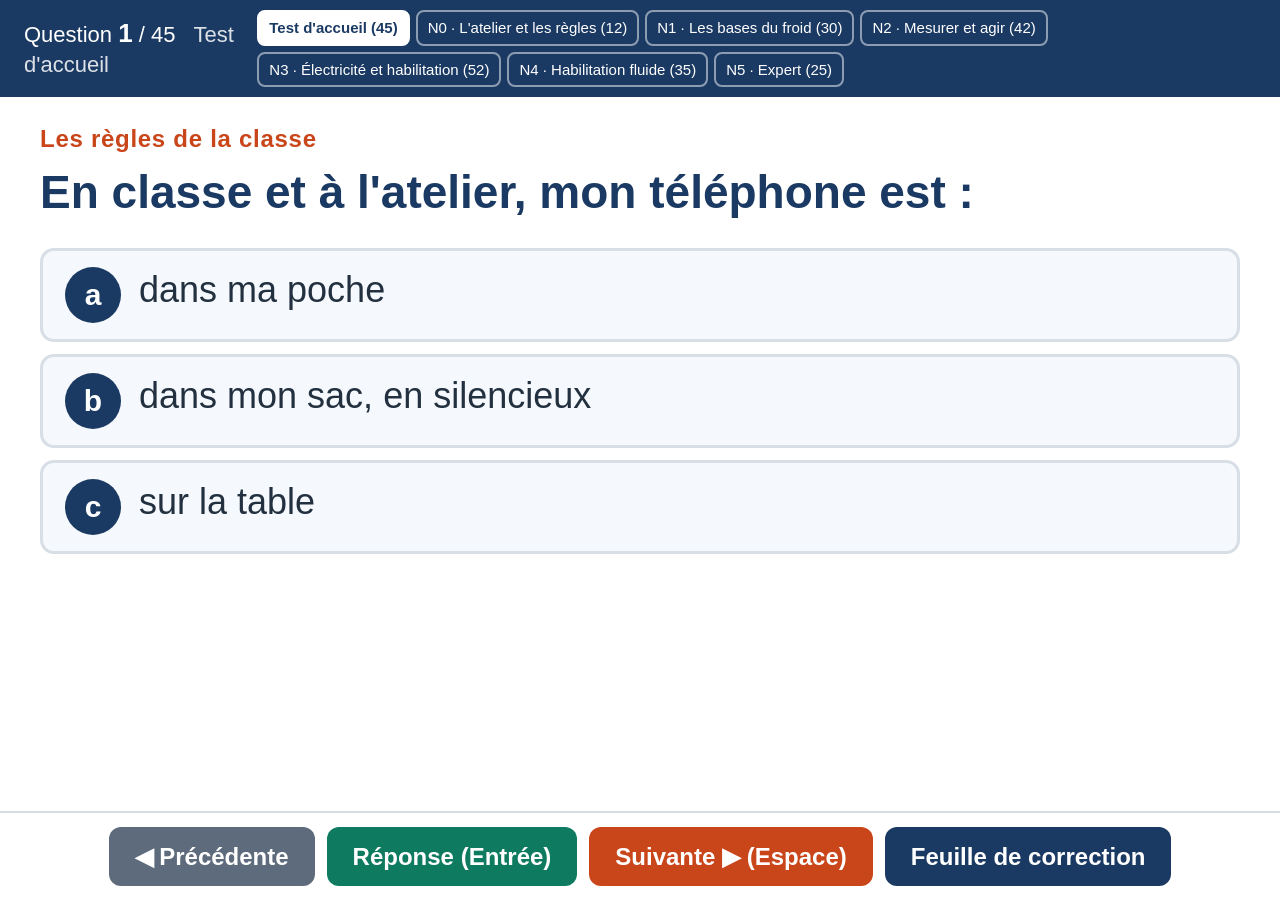
<file: questions-au-tableau.html>
<!doctype html>
<html lang="fr">
<meta charset="utf-8">
<meta name="viewport" content="width=device-width, initial-scale=1">
<meta name="robots" content="noindex, nofollow">
<title>Projeter les questions, une à une</title>
<style>
  :root{--bleu:#1b3a63; --orange:#c9451a; --vert:#0e7a5f; --rouge:#b3261e; --encre:#22303f; --gris:#5d6b7c; --filet:#d8dee6; --doux:#f5f8fc}
  *{box-sizing:border-box}
  body{margin:0; background:#fff; color:var(--encre); font-family:Calibri,'Segoe UI',Arial,sans-serif; line-height:1.3}
  header{display:flex; justify-content:space-between; align-items:center; gap:16px; padding:10px 24px; background:var(--bleu); color:#fff; font-size:22px}
  header b{font-size:26px}
  header .src{display:flex; gap:6px; flex-wrap:wrap}
  header .src button{font:inherit; font-size:15px; padding:6px 10px; border-radius:8px; border:2px solid rgba(255,255,255,.5); background:transparent; color:#fff; cursor:pointer}
  header .src button.on{background:#fff; color:var(--bleu); border-color:#fff; font-weight:bold}
  main{max-width:1500px; margin:0 auto; padding:26px 40px 120px}
  .bloc{font-family:'Trebuchet MS',sans-serif; font-weight:bold; color:var(--orange); font-size:24px; letter-spacing:.03em; margin:0 0 10px}
  .q{font-size:46px; font-weight:bold; line-height:1.25; margin:0 0 26px; color:var(--bleu)}
  .rep{display:flex; align-items:flex-start; gap:18px; font-size:36px; line-height:1.3; padding:16px 22px; margin:12px 0; border:3px solid var(--filet); border-radius:14px; background:var(--doux)}
  .rep .l{flex:none; width:56px; height:56px; border-radius:50%; background:var(--bleu); color:#fff; display:flex; align-items:center; justify-content:center; font-weight:bold; font-family:'Trebuchet MS',sans-serif; font-size:30px}
  .rep.juste{border-color:var(--vert); background:#e6f6ef}
  .rep.juste .l{background:var(--vert)}
  .rep.faux{opacity:.5}
  .expl{margin:26px 0 0; padding:18px 24px; border-left:10px solid var(--vert); background:#f2faf7; font-size:30px; line-height:1.35}
  .expl b{color:var(--vert); font-family:'Trebuchet MS',sans-serif}
  .barre{position:fixed; left:0; right:0; bottom:0; display:flex; gap:12px; justify-content:center; padding:14px; background:#fff; border-top:2px solid var(--filet)}
  .barre button{font:inherit; font-size:24px; font-weight:bold; padding:14px 26px; border-radius:12px; border:none; cursor:pointer; color:#fff; background:var(--bleu); min-width:190px}
  .barre button.o{background:var(--orange)} .barre button.v{background:var(--vert)} .barre button.g{background:var(--gris)}
  .aide{font-size:16px; color:var(--gris); text-align:center; margin-top:8px}
  table{border-collapse:collapse; font-size:26px; margin:10px 0}
  td,th{border:1px solid var(--filet); padding:8px 16px; text-align:center}
  th{background:var(--doux); color:var(--bleu)}
  .corr td:first-child{font-weight:bold; color:var(--bleu)}
  [hidden]{display:none!important}
</style>
<header>
  <div>Question <b id="num">–</b> / <span id="total">–</span> <span id="theme" style="opacity:.85; margin-left:12px"></span></div>
  <div class="src" id="sources"></div>
</header>
<main>
  <p class="bloc" id="bloc"></p>
  <p class="q" id="question">Chargement des questions…</p>
  <div id="reponses"></div>
  <div class="expl" id="expl" hidden></div>
  <div id="correction" hidden></div>
</main>
<div class="barre">
  <button class="g" id="prec">◀ Précédente</button>
  <button class="v" id="reveler">Réponse (Entrée)</button>
  <button class="o" id="suiv">Suivante ▶ (Espace)</button>
  <button id="feuille">Feuille de correction</button>
</div>
<script>
// Les mêmes questions que sur les téléphones, projetées une à une au tableau : les élèves répondent sur papier (a, b, c),
// le professeur révèle. Jour où le Wi-Fi de classe est resté muet (18/09/2026). Sources : le test d'accueil (index.html)
// et le quiz de positionnement (banque.json), servis par le même PC. Aucune dépendance distante.
const $ = (id) => document.getElementById(id);
const graine = (t) => { let h = 2166136261; for (const c of String(t)) { h ^= c.charCodeAt(0); h = Math.imul(h, 16777619) >>> 0; } return h; };
const alea = (s) => () => { s = (Math.imul(s, 1664525) + 1013904223) >>> 0; return s / 4294967296; };
function melange(tab, r) { const t = tab.slice(); for (let i = t.length - 1; i > 0; i--) { const j = Math.floor(r() * (i + 1)); [t[i], t[j]] = [t[j], t[i]]; } return t; }

let SOURCES = {}, source = 'accueil', Q = [], k = 0, revele = false, ordre = [];
async function charger() {
  // 1. le test d'accueil : le bloc BLOCS…QUESTIONS de index.html, évalué tel quel
  const html = await fetch('/index.html', { cache: 'no-store' }).then((r) => r.text());
  const deb = html.indexOf('const BLOCS'), finQ = html.indexOf('\n];', html.indexOf('const QUESTIONS'));
  const code = html.slice(deb, finQ + 3);
  const acc = new Function(code + '\nreturn { BLOCS, QUESTIONS };')();
  SOURCES.accueil = { titre: "Test d'accueil", questions: acc.QUESTIONS.map((q) => ({ theme: acc.BLOCS[q.b], q: q.q, r: q.r, e: q.e })) };
  // 2. le positionnement : banque.json, un onglet par niveau
  try {
    const banque = await fetch('/banque.json', { cache: 'no-store' }).then((r) => r.json());
    const noms = ["N0 · L'atelier et les règles", 'N1 · Les bases du froid', 'N2 · Mesurer et agir', 'N3 · Électricité et habilitation', 'N4 · Habilitation fluide', 'N5 · Expert'];
    for (let n = 0; n <= 5; n++) { const qs = banque.filter((q) => q.niveau === n); if (qs.length) SOURCES['N' + n] = { titre: noms[n], questions: qs.map((q) => ({ theme: q.theme, q: q.q, r: q.r, e: q.e })) }; }
  } catch (e) {}
  const z = $('sources'); z.innerHTML = '';
  for (const [cle, s] of Object.entries(SOURCES)) { const b = document.createElement('button'); b.textContent = s.titre + ' (' + s.questions.length + ')'; b.dataset.cle = cle; b.addEventListener('click', () => choisir(cle)); z.appendChild(b); }
  choisir(new URLSearchParams(location.search).get('source') || 'accueil');
}
function choisir(cle) {
  if (!SOURCES[cle]) cle = Object.keys(SOURCES)[0];
  source = cle; Q = SOURCES[cle].questions; k = 0;
  ordre = Q.map((q, i) => melange(q.r.map((_, j) => j), alea(graine(cle + '|' + i + '|' + q.q))));   // la bonne réponse (r[0]) change de place à chaque question
  document.querySelectorAll('#sources button').forEach((b) => b.classList.toggle('on', b.dataset.cle === cle));
  afficher();
}
function afficher() {
  revele = false; $('correction').hidden = true; $('expl').hidden = true;
  const q = Q[k]; if (!q) return;
  $('num').textContent = k + 1; $('total').textContent = Q.length; $('theme').textContent = SOURCES[source].titre;
  $('bloc').textContent = q.theme || ''; $('question').textContent = q.q;
  const z = $('reponses'); z.innerHTML = '';
  ordre[k].forEach((j, pos) => { const d = document.createElement('div'); d.className = 'rep'; d.dataset.j = j; d.innerHTML = '<span class="l">' + 'abcd'[pos] + '</span><span></span>'; d.lastChild.textContent = q.r[j]; z.appendChild(d); });
  $('reveler').disabled = false;
}
function reveler() {
  if (revele) return; revele = true; const q = Q[k];
  document.querySelectorAll('#reponses .rep').forEach((d) => d.classList.add(+d.dataset.j === 0 ? 'juste' : 'faux'));
  const lettre = 'abcd'[ordre[k].indexOf(0)];
  $('expl').hidden = false; $('expl').innerHTML = '<b>Réponse ' + lettre + '.</b> '; $('expl').appendChild(document.createTextNode(q.e || ''));
}
function suivante() { if (!revele) { reveler(); return; } if (k + 1 < Q.length) { k++; afficher(); } else feuille(); }
function precedente() { if (k > 0) { k--; afficher(); } }
function feuille() {
  const z = $('correction'); z.hidden = false; $('expl').hidden = true; $('reponses').innerHTML = ''; $('bloc').textContent = ''; $('question').textContent = 'Feuille de correction — ' + SOURCES[source].titre;
  const lignes = Q.map((q, i) => (i + 1) + ' : ' + 'abcd'[ordre[i].indexOf(0)]);
  const colonnes = 4, parCol = Math.ceil(lignes.length / colonnes);
  let h = '<table class="corr"><tr>' + Array.from({ length: colonnes }, () => '<th>Question : réponse</th>').join('') + '</tr>';
  for (let l = 0; l < parCol; l++) { h += '<tr>'; for (let c = 0; c < colonnes; c++) h += '<td>' + (lignes[c * parCol + l] || '') + '</td>'; h += '</tr>'; }
  z.innerHTML = h + '</table><p class="aide">Barème conseillé : une bonne réponse = 1 point, note = justes × 20 / ' + Q.length + '. Les questions de règles fausses se relèvent sur la copie pour la remédiation.</p>';
}
$('suiv').addEventListener('click', suivante); $('prec').addEventListener('click', precedente); $('reveler').addEventListener('click', reveler); $('feuille').addEventListener('click', feuille);
document.addEventListener('keydown', (e) => { if (e.key === ' ' || e.key === 'ArrowRight' || e.key === 'PageDown') { e.preventDefault(); suivante(); } else if (e.key === 'ArrowLeft' || e.key === 'PageUp') { precedente(); } else if (e.key === 'Enter' || e.key.toLowerCase() === 'r') { e.preventDefault(); reveler(); } else if (e.key.toLowerCase() === 'f') feuille(); });
charger().catch((e) => { $('question').textContent = 'Les questions ne se chargent pas : ' + e.message; });
</script>
</html>
</file>
